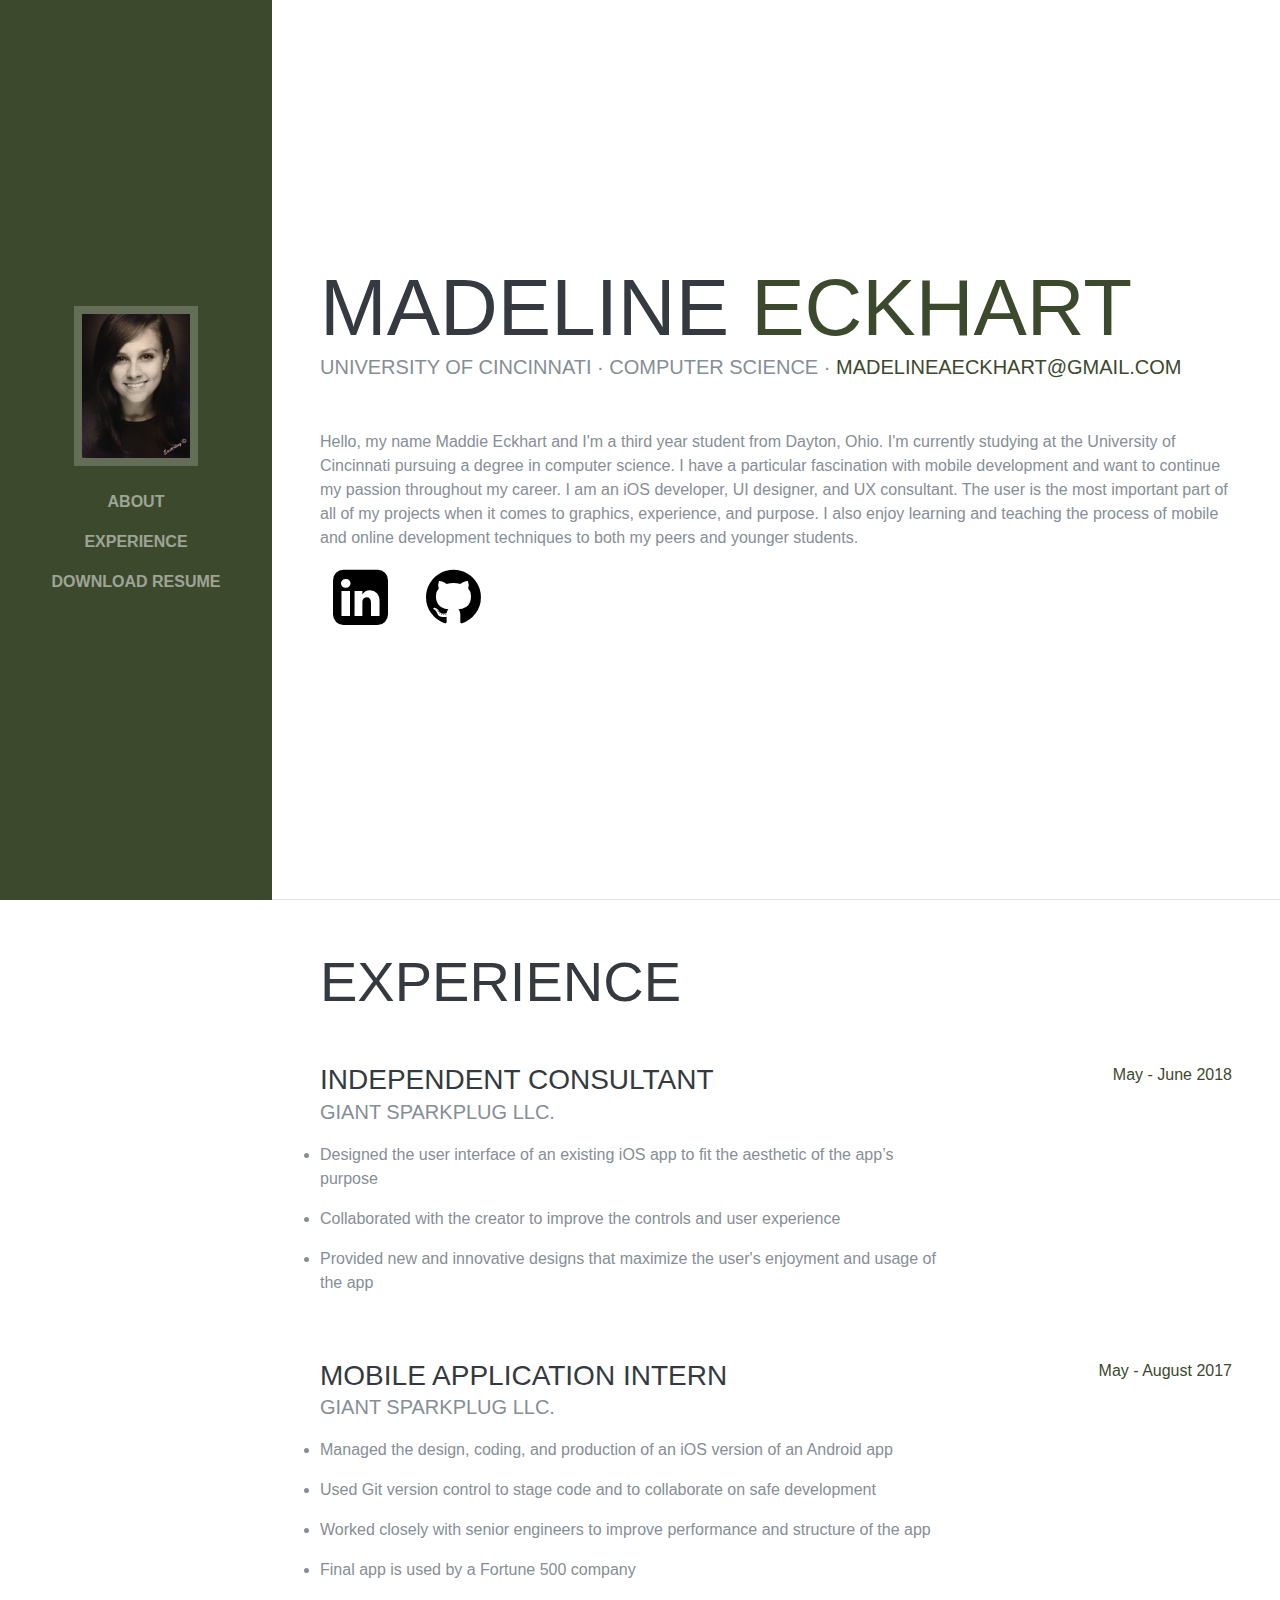
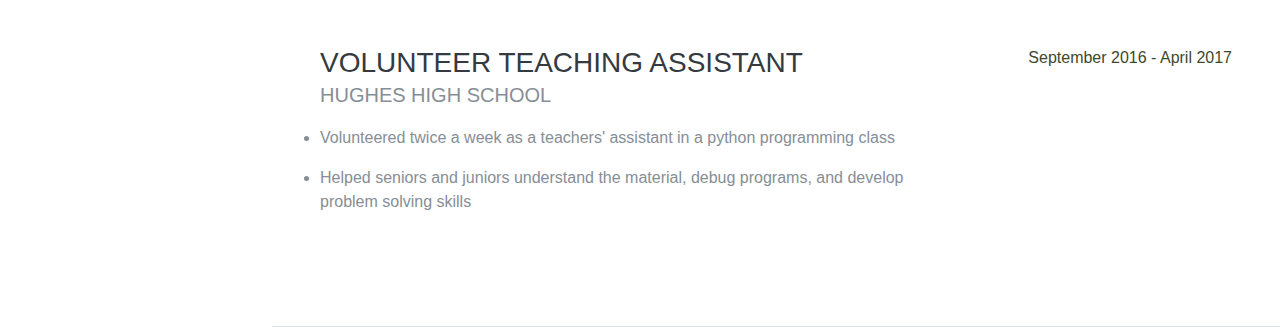
<file: index.html>
<!doctype html>
<html>
	<head>
		<title>Madeline Eckhart</title> 
		<link rel="stylesheet" href="https://maxcdn.bootstrapcdn.com/bootstrap/4.0.0/css/bootstrap.min.css" integrity="sha384-Gn5384xqQ1aoWXA+058RXPxPg6fy4IWvTNh0E263XmFcJlSAwiGgFAW/dAiS6JXm" crossorigin="anonymous">
		<link href="https://maxcdn.bootstrapcdn.com/font-awesome/4.7.0/css/font-awesome.min.css" rel="stylesheet">
		<link rel="stylesheet" href="main.css">
		<meta name="viewport" content="width=device-width, initial-scale=1">
		<meta charset="utf-8">
	
		<link rel="shortcut icon" type="image/png" href="weblogo.png">
	</head>

<body id="page-top">
		<nav class="navbar navbar-expand-lg navbar-dark bg-primary fixed-top" id="sideNav">
				<a class="navbar-brand js-scroll-trigger" href="#page-top">
				  <span class="d-block d-lg-none">Madeline Eckhart</span>
				  <span class="d-none d-lg-block">
					<img class="img-fluid img-profile square mx-auto mb-2" src="profile.jpg" alt="">
				  </span>
				</a>
				<button class="navbar-toggler" type="button" data-toggle="collapse" data-target="#navbarSupportedContent" aria-controls="navbarSupportedContent" aria-expanded="false" aria-label="Toggle navigation">
				  <span class="navbar-toggler-icon"></span>
				</button>
				<div class="collapse navbar-collapse" id="navbarSupportedContent">
				  <ul class="navbar-nav">
					<li class="nav-item">
					  <a class="nav-link js-scroll-trigger" href="#about">About</a>
					</li>
					<li class="nav-item">
					  <a class="nav-link js-scroll-trigger" href="#experience">Experience</a>
					</li>
					<li class="nav-item">
						<a class="nav-link js-scroll-trigger" href="Resume.pdf" download="Resume"> Download Resume</a>
					</li> 
				</div>
			</nav>
				
<div class="container-fluid p-0">

		<!-- ABOUT -->
		<section class="resume-section p-3 p-lg-5 d-flex d-column" id="about">
			<div class="my-auto">
				<h1 class="mb-0">Madeline
					<span class="text-primary">Eckhart</span>
				</h1>
				<div class="subheading mb-5">University of Cincinnati · Computer Science · 
					<a href="mailto:madelineaeckhart@gmail.com">madelineaeckhart@gmail.com</a>
				</div>
				<p class="mb-2">Hello, my name Maddie Eckhart and I'm a third year student from Dayton, Ohio. 
												I'm currently studying at the University of Cincinnati pursuing a degree in computer science.
												I have a particular fascination with mobile development and want to continue my passion throughout my career.
												I am an iOS developer, UI designer, and UX consultant. 
												The user is the most important part of all of my projects when it comes to graphics, experience, and purpose.
												I also enjoy learning and teaching the process of mobile and online development techniques to both my peers and younger students.</p>
			
			<ul class="list-inline list-social-icons mb-0">
					<li class="list-inline-item">
						<a class="btn btn-default" href="https://www.linkedin.com/in/madeline-eckhart-050125160/" target="_blank">
							<i class="fa fa-linkedin-square fa-4x" style="color: black" aria-hidden="true">
							</i>
					</a>
					</li>
					<li class="list-inline-item">
						<a href="#">
								<a class="btn btn-default" href="https://github.com/maddie-eckhart" target="_blank">
									<i class="fa fa-github fa-4x" style="color: black" aria-hidden="true">
									</i>
								</a>
						</a>
					</li>
				</ul>
			</div>
		</section>

		<!-- EXPERIENCE -->
		<section class="resume-section p-3 p-lg-5 d-flex flex-column" id="experience">
        <div class="my-auto">
          <h2 class="mb-5">Experience</h2>

					<div class="resume-item d-flex flex-column flex-md-row mb-5">
            <div class="resume-content mr-auto">
              <h3 class="mb-0">Independent Consultant</h3>
              <div class="subheading mb-3">Giant Sparkplug LLC.</div>
              	<li>
										<p>Designed the user interface of an existing iOS app to fit the aesthetic of the app’s purpose</p>
								</li>
								<li>
										<p>Collaborated with the creator to improve the controls and user experience</p>
								</li>
								<li>   
										<p>Provided new and innovative designs that maximize the user's enjoyment and usage of the app</p>
								</li>
            </div>
            <div class="resume-date text-md-right">
              <span class="text-primary">May - June 2018</span>
            </div>
					</div>
					
          <div class="resume-item d-flex flex-column flex-md-row mb-5">
            <div class="resume-content mr-auto">
              <h3 class="mb-0">Mobile Application Intern</h3>
              <div class="subheading mb-3">Giant Sparkplug LLC.</div>
              	<li>
										<p>Managed the design, coding, and production of an iOS version of an Android app</p>
								</li>
								<li>
										<p>Used Git version control to stage code and to collaborate on safe development</p>
								</li>
								<li>   
										<p>Worked closely with senior engineers to improve performance and structure of the app</p>
								</li>
								<li>   
										<p>Final app is used by a Fortune 500 company</p>
								</li>
            </div>
            <div class="resume-date text-md-right">
              <span class="text-primary">May - August 2017</span>
            </div>
          </div>

          <div class="resume-item d-flex flex-column flex-md-row mb-5">
            <div class="resume-content mr-auto">
              <h3 class="mb-0">Volunteer Teaching Assistant</h3>
              <div class="subheading mb-3">Hughes High School</div>
              	<li>
										<p>Volunteered twice a week as a teachers' assistant in a python programming class</p>
								</li>
								<li>
										<p>Helped seniors and juniors understand the material, debug programs, and develop problem solving skills</p>
								</li>
            </div>
            <div class="resume-date text-md-right">
              <span class="text-primary">September 2016 - April 2017</span>
            </div>
          </div>
				</div>

				
			<!-- Bootstrap core JavaScript -->
			<script src="vendor/jquery/jquery.min.js"></script>
			<script src="vendor/bootstrap/js/bootstrap.bundle.min.js"></script>
	
			<!-- Plugin JavaScript -->
			<script src="vendor/jquery-easing/jquery.easing.min.js"></script>
	
</body>
</html>
</file>
<file: main.css>
body {
  font-family: Arial;
  font-weight: lighter;
  padding-top: 54px;
  color: #868e96;
}

@media (min-width: 992px) {
  body {
    padding-top: 0;
    padding-left: 17rem;
  }
}

h1,
h2,
h3,
h4,
h5,
h6 {
  font-family: Helvetica;
  font-weight: normal;
  text-transform: uppercase;
  color: #343a40;
}

h1 {
  font-size: 5rem;
  line-height: 5.5rem;
}

h2 {
  font-size: 3.5rem;
}

.subheading {
  text-transform: uppercase;
  font-weight: 500;
  font-family: Helvetica;
  font-weight: lighter;
  font-size: 1.25rem;
}

.list-social-icons a {
  color: #000000;
}

.list-social-icons a:hover {
  color: rgb(107, 126, 82);
}

.list-social-icons a .fa-lg {
  font-size: 1.75rem;
}

.list-icons {
  font-size: 3rem;
}

.list-icons .list-inline-item i:hover {
  color: rgb(107, 126, 82);
}

#sideNav .navbar-nav .nav-item .nav-link {
  font-weight: 600;
  text-transform: uppercase;
}

@media (min-width: 992px) {
  #sideNav {
    text-align: center;
    position: fixed;
    top: 0;
    left: 0;
    display: flex;
    flex-direction: column;
    width: 17rem;
    height: 100vh;
  }
  #sideNav .navbar-brand {
    display: flex;
    margin: auto auto 0;
    padding: 0.5rem;
  }
  #sideNav .navbar-brand .img-profile {
    max-width: 10rem;
    max-height: 10rem;
    border: 0.5rem solid rgba(255, 255, 255, 0.2);
  }
  #sideNav .navbar-collapse {
    display: flex;
    align-items: flex-start;
    flex-grow: 0;
    width: 100%;
    margin-bottom: auto;
  }
  #sideNav .navbar-collapse .navbar-nav {
    flex-direction: column;
    width: 100%;
  }
  #sideNav .navbar-collapse .navbar-nav .nav-item {
    display: block;
  }
  #sideNav .navbar-collapse .navbar-nav .nav-item .nav-link {
    display: block;
  }
}

section.resume-section {
  border-bottom: 1px solid #dee2e6;
  padding-top: 5rem !important;
  padding-bottom: 5rem !important;
}

section.resume-section .resume-item .resume-date {
  min-width: none;
}

@media (min-width: 768px) {
  section.resume-section {
    min-height: 100vh;
  }
  section.resume-section .resume-item .resume-date {
    min-width: 18rem;
  }
}

@media (min-width: 992px) {
  section.resume-section {
    padding-top: 3rem !important;
    padding-bottom: 3rem !important;
  }
}

.bg-primary {
  background-color: rgb(61,73,45) !important;
}

.text-primary {
  color: rgb(61,73,45) !important;
}

a {
  color: rgb(61,73,45);
}

a:hover, a:focus, a:active {
  color:rgb(107, 126, 82);
}
</file>
